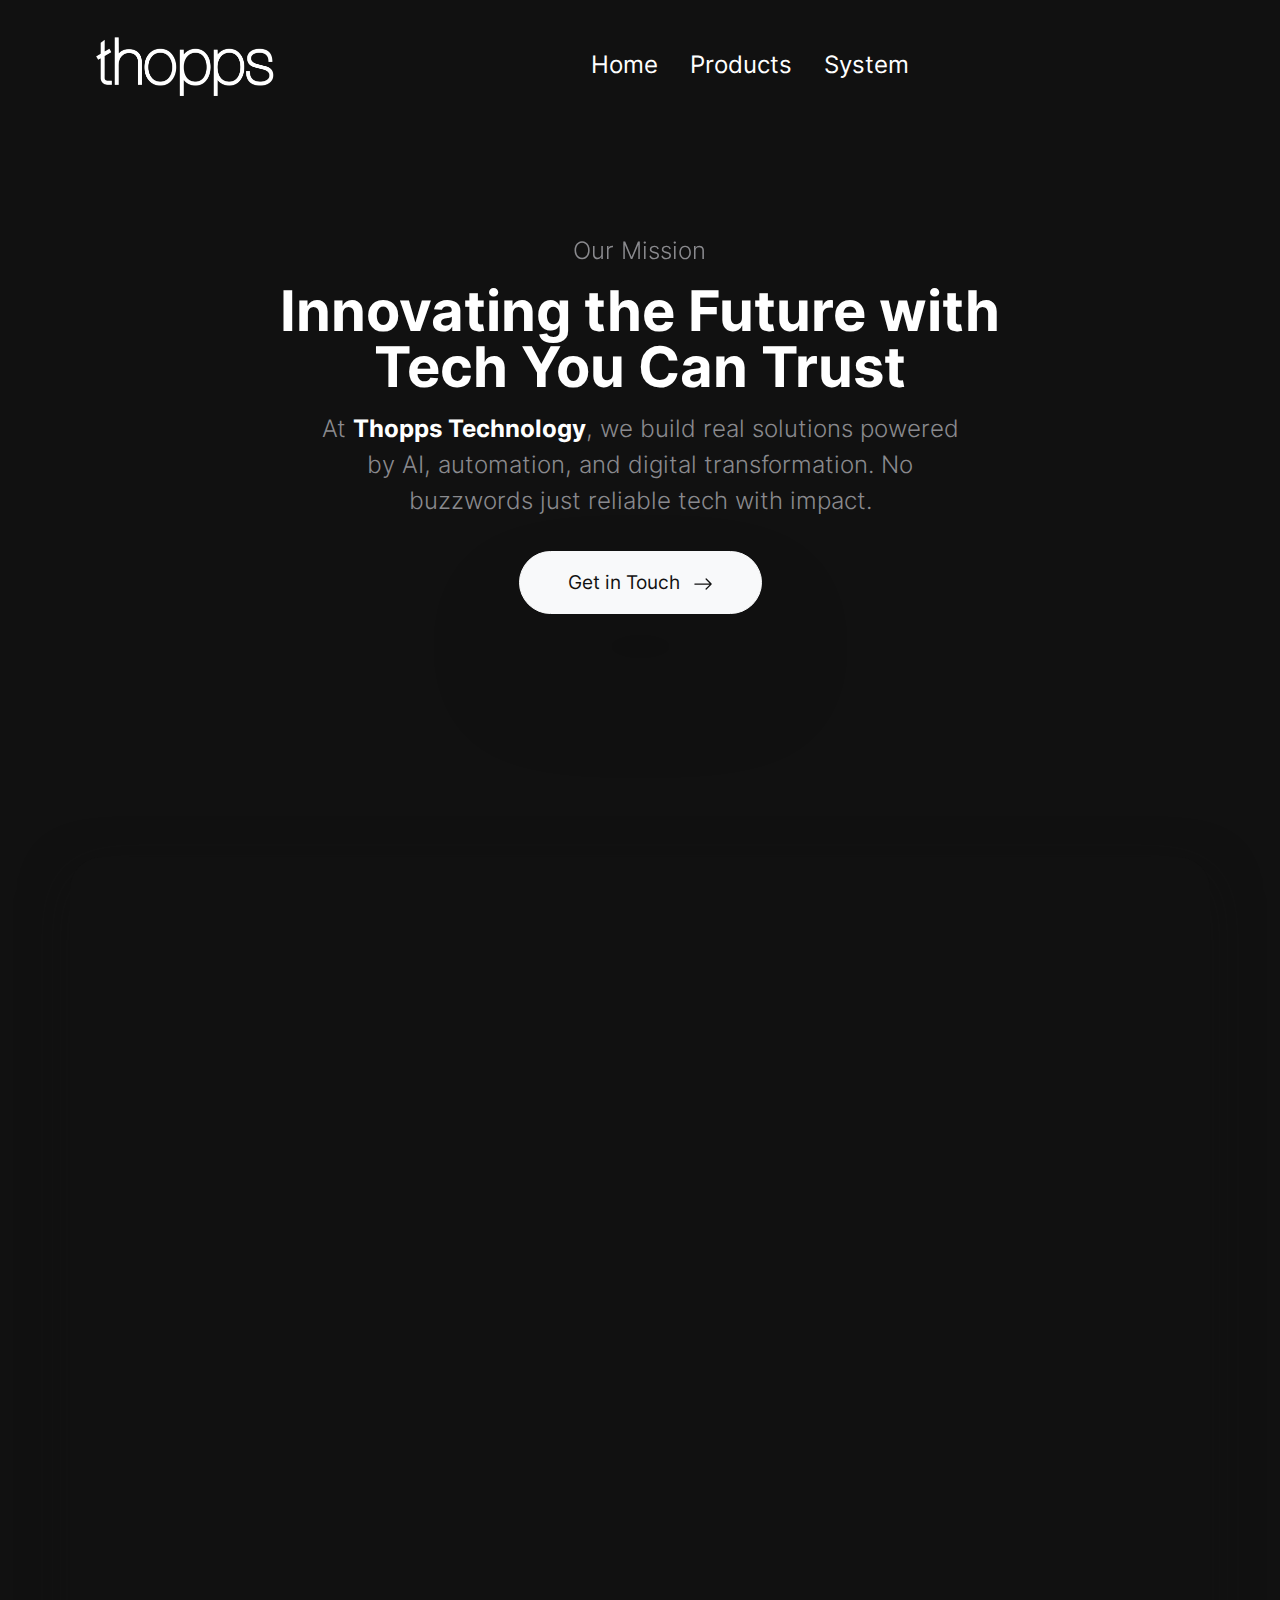
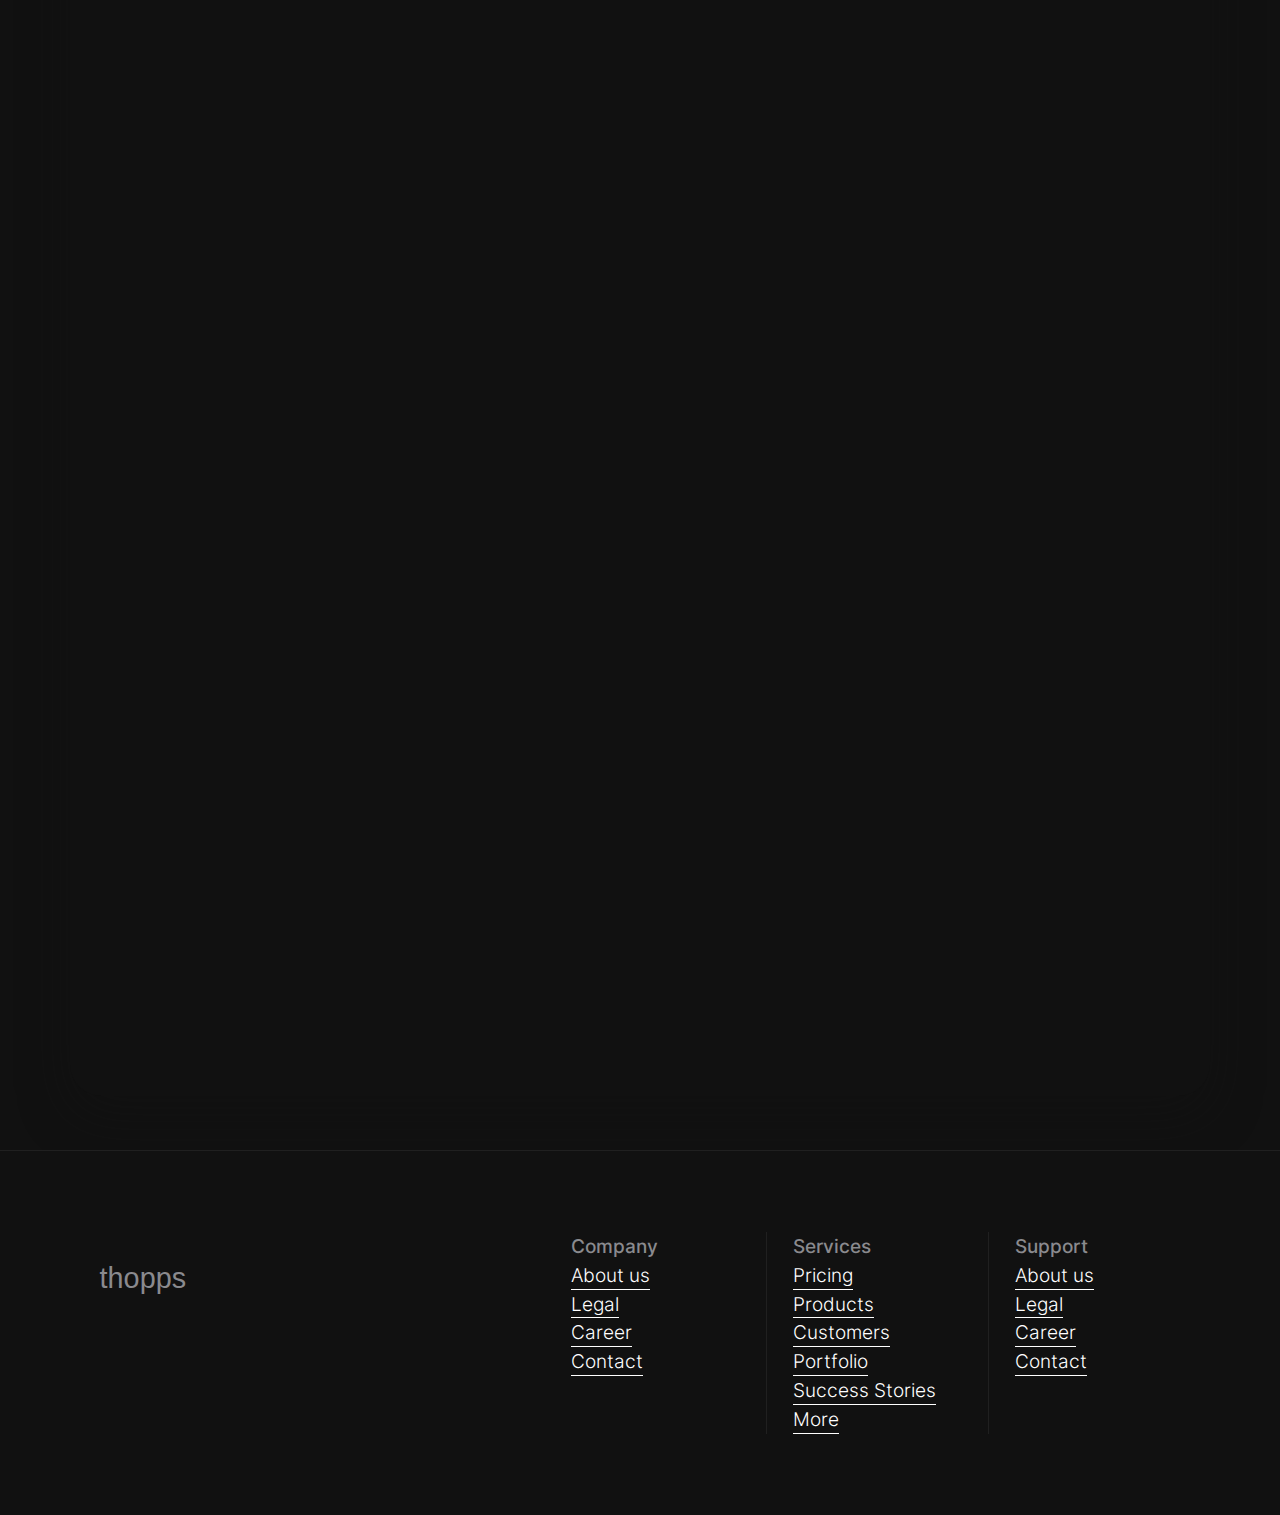
<file: index.html>
<!doctype html>
<html class="h-100" lang="en">

<head>
  <meta charset="utf-8">
  <meta name="viewport" content="width=device-width,initial-scale=1,shrink-to-fit=no">
  <meta name="description" content="A well made and handcrafted Bootstrap 5 template">
  <link rel="apple-touch-icon" sizes="180x180" href="img/apple-touch-icon.png">
  <link rel="icon" type="image/png" sizes="32x32" href="img/favicon-32x32.png">
  <link rel="icon" type="image/png" sizes="16x16" href="img/favicon-16x16.png">
  <link rel="icon" type="image/png" sizes="96x96" href="img/favicon.png">
  <meta name="author" content="Holger Koenemann">
  <meta name="generator" content="Eleventy v2.0.0">
  <meta name="HandheldFriendly" content="true">
  <title>Thopps</title>
  <link href="https://cdn.jsdelivr.net/npm/aos@2.3.4/dist/aos.css" rel="stylesheet">
  <link rel="stylesheet" href="css/theme.min.css">
  <link href="https://cdn.jsdelivr.net/npm/aos@2.3.4/dist/aos.css" rel="stylesheet" />

  <style>
   

    /* inter-300 - latin */
    @font-face {
      font-family: 'Inter';
      font-style: normal;
      font-weight: 300;
      font-display: swap;
      src: local(''),
        url('fonts/inter-v12-latin-300.woff2') format('woff2'),
        /* Chrome 26+, Opera 23+, Firefox 39+ */
        url('fonts/inter-v12-latin-300.woff') format('woff');
      /* Chrome 6+, Firefox 3.6+, IE 9+, Safari 5.1+ */
    }

    /* inter-400 - latin */
    @font-face {
      font-family: 'Inter';
      font-style: normal;
      font-weight: 400;
      font-display: swap;
      src: local(''),
        url('fonts/inter-v12-latin-regular.woff2') format('woff2'),
        /* Chrome 26+, Opera 23+, Firefox 39+ */
        url('fonts/inter-v12-latin-regular.woff') format('woff');
      /* Chrome 6+, Firefox 3.6+, IE 9+, Safari 5.1+ */
    }

    @font-face {
      font-family: 'Inter';
      font-style: normal;
      font-weight: 500;
      font-display: swap;
      src: local(''),
        url('fonts/inter-v12-latin-500.woff2') format('woff2'),
        /* Chrome 26+, Opera 23+, Firefox 39+ */
        url('fonts/inter-v12-latin-500.woff') format('woff');
      /* Chrome 6+, Firefox 3.6+, IE 9+, Safari 5.1+ */
    }

    @font-face {
      font-family: 'Inter';
      font-style: normal;
      font-weight: 700;
      font-display: swap;
      src: local(''),
        url('fonts/inter-v12-latin-700.woff2') format('woff2'),
        /* Chrome 26+, Opera 23+, Firefox 39+ */
        url('fonts/inter-v12-latin-700.woff') format('woff');
      /* Chrome 6+, Firefox 3.6+, IE 9+, Safari 5.1+ */
    }

    @import url('https://fonts.googleapis.com/css2?family=Hanken+Grotesk:ital,wght@0,100..900;1,100..900&family=Inter:ital,opsz,wght@0,14..32,100..900;1,14..32,100..900&display=swap');

    .brand-text {

      font-family: 'Hanken Grotesk', sans-serif;
      font-weight: 300;
      /* Light weight */
      letter-spacing: 0.px;
    }
    
  </style>
  <style>
  .text-tech-glow {
    background: linear-gradient(90deg, #00eaff, #8a2be2);
    -webkit-background-clip: text;
    background-clip: text;
    -webkit-text-fill-color: transparent;
    font-weight: 600;
  }

  .bg-tech-glow {
    background: linear-gradient(180deg, rgba(0, 0, 0, 0) 0%, #0f0f0f 100%);
  }

  .scale-on-hover {
    transition: transform 0.4s ease;
  }

  .scale-on-hover:hover {
    transform: scale(1.03);
  }
</style>



</head>

<body class="bg-black text-white mt-0" data-bs-spy="scroll" data-bs-target="#navScroll">

  <nav id="navScroll" class="navbar navbar-dark bg-black fixed-top px-vw-5" tabindex="0">
    <div class="container">
      <a class="navbar-brand pe-md-4 fs-4 col-12 col-md-auto text-center" href="index.html">
        <img src="logo.png" alt="Logo" style="max-height: 60px; width: auto;" />
      </a>

      <ul class="navbar-nav mx-auto mb-2 mb-lg-0 list-group list-group-horizontal">
        <li class="nav-item">
          <a class="nav-link fs-5" href="index.html" aria-label="Homepage">
            Home
          </a>
        </li>
        <li class="nav-item">
          <a class="nav-link fs-5" href="content.html" aria-label="A sample content page">
            Products
          </a>
        </li>
        <li class="nav-item">
          <a class="nav-link fs-5" href="system.html" aria-label="A system message page">
            System
          </a>
        </li>
      </ul>
    </div>
  </nav>



<main>
  <div class="w-100 overflow-hidden position-relative bg-black text-white" data-aos="fade-up">
    <div class="position-absolute w-100 h-100 bg-black opacity-75 top-0 start-0"></div>
    <div class="container py-vh-4 position-relative mt-5 px-vw-5 text-center">
      <div class="row d-flex align-items-center justify-content-center py-vh-5">
        <div class="col-12 col-xl-10" data-aos="zoom-in" data-aos-delay="200">
          <span class="h5 text-secondary fw-lighter" data-aos="fade-down" data-aos-delay="300">Our Mission</span>
          <h1 class="display-4 fw-bold mt-3 mb-3 lh-1" data-aos="fade-up" data-aos-delay="500">
            Innovating the Future with Tech You Can Trust
          </h1>
        </div>
        <div class="col-12 col-xl-8" data-aos="fade-up" data-aos-delay="700">
          <p class="lead text-secondary fs-5">
            At <span class="fw-semibold text-white">Thopps Technology</span>, we build real solutions powered by AI, automation,
            and digital transformation. No buzzwords just reliable tech with impact.
          </p>
        </div>
        <div class="col-12 text-center" data-aos="fade-up" data-aos-delay="900">
          <a href="#contact" class="btn btn-xl btn-light px-5 py-3 mt-3 shadow-lg">
            Get in Touch
            <svg xmlns="http://www.w3.org/2000/svg" width="20" height="20" fill="currentColor"
              class="bi bi-arrow-right ms-2" viewBox="0 0 16 16">
              <path fill-rule="evenodd"
                d="M1 8a.5.5 0 0 1 .5-.5h11.793l-3.147-3.146a.5.5 0 0 1 .708-.708l4 4a.5.5 0 0 1 0 .708l-4 4a.5.5 0 0 1-.708-.708L13.293 8.5H1.5A.5.5 0 0 1 1 8z" />
            </svg>
          </a>
        </div>
      </div>
    </div>
  </div>


<div class="bg-black py-vh-3">
  <div class="container bg-black px-vw-5 py-vh-3 rounded-5 shadow">

    <div class="row gx-5">
      <!-- Left Column -->
      <div class="col-12 col-md-6">

        <div class="card bg-transparent mb-5" data-aos="zoom-in-up">
          <div class="bg-dark shadow rounded-5 p-0 overflow-hidden">
            <img src="./24070840_bwink_edu_05_single_11.jpg" alt="Thopps Dev House"
              width="582" height="327"
              class="img-fluid rounded-5 no-bottom-radius" loading="lazy" />
            <div class="p-5">
              <h2 class="fw-lighter text-white">Thopps Dev House</h2>
              <p class="pb-4 text-secondary small">To build technologies, nurture ventures &amp; create impact.</p>
              <p class="pb-4 text-secondary small fst-italic mt-3">Our studio for building technologies and launching ventures.</p>
              <a href="#" class="link-fancy link-fancy-light">Read more</a>
            </div>
          </div>
        </div>

        <div class="card bg-transparent" data-aos="zoom-in-up" data-aos-delay="100">
          <div class="bg-dark shadow rounded-5 p-0 overflow-hidden">
            <img src="./24070804_bwink_edu_01_single_02.jpg" alt="Thopps Varsity"
              width="582" height="327"
              class="img-fluid rounded-5 no-bottom-radius" loading="lazy" />
            <div class="p-5">
              <h2 class="fw-lighter text-white">Thopps Varsity</h2>
              <p class="pb-4 text-secondary small">To empower people, inspire the next &amp; create impact.</p>
              <p class="pb-4 text-secondary small fst-italic mt-3">A learning and innovation hub to empower the next generation of tech talent.</p>
              <a href="#" class="link-fancy link-fancy-light">Read more</a>
            </div>
          </div>
        </div>

      </div>

      <!-- Right Column -->
      <div class="col-12 col-md-6">

        <div class="p-5 pt-0 mt-5" data-aos="fade" data-aos-delay="200">
          <span class="h5 text-secondary fw-lighter">Living Our Mission</span>
          <h2 class="display-4 fw-lighter text-white mt-2">Our mission is not just words it's embedded in everything we do.</h2>
          <p class="pb-4 text-secondary fs-6">Here's how we're putting it into action:</p>
        </div>

        <div class="card bg-transparent mb-5 mt-5" data-aos="zoom-in-up" data-aos-delay="300">
          <div class="bg-dark shadow rounded-5 p-0 overflow-hidden">
            <img src="./24070814_bwink_edu_01_single_12.jpg" alt="Techspire Innovations"
              width="582" height="327"
              class="img-fluid rounded-5 no-bottom-radius" loading="lazy" />
            <div class="p-5">
              <h2 class="fw-lighter text-white">Techspire Innovations</h2>
              <p class="pb-4 text-secondary small">To nurture ventures, solve problems &amp; create impact.</p>
              <p class="pb-4 text-secondary small fst-italic mt-3">A spin-off delivering off-the-shelf solutions for targeted markets.</p>
              <a href="#" class="link-fancy link-fancy-light">Read more</a>
            </div>
          </div>
        </div>

      </div>
    </div>

  </div>
</div>




</main>


  <footer class="bg-black border-top border-dark">
    <div class="container py-vh-4 text-secondary fw-lighter">
      <div class="row">
        <div class="col-12 col-lg-5 py-4 text-center text-lg-start">
          <a class="navbar-brand pe-md-4 fs-4 col-12 col-md-auto text-center" href="index.html">
            <span class="brand-text ms-md-1 mt-1 fw-bolder me-md-5">thopps</span>
          </a>

        </div>
        <div class="col border-end border-dark">
          <span class="h6">Company</span>
          <ul class="nav flex-column">
            <li class="nav-item">
              <a href="#" class="link-fancy link-fancy-light">About us</a>
            </li>
            <li class="nav-item">
              <a href="#" class="link-fancy link-fancy-light">Legal</a>
            </li>

            <li class="nav-item">
              <a href="#" class="link-fancy link-fancy-light">Career</a>
            </li>
            <li class="nav-item">
              <a href="#" class="link-fancy link-fancy-light">Contact</a>
            </li>
          </ul>
        </div>
        <div class="col border-end border-dark">
          <span class="h6">Services</span>
          <ul class="nav flex-column">
            <li class="nav-item">
              <a href="#" class="link-fancy link-fancy-light">Pricing</a>
            </li>
            <li class="nav-item">
              <a href="#" class="link-fancy link-fancy-light">Products</a>
            </li>

            <li class="nav-item">
              <a href="#" class="link-fancy link-fancy-light">Customers</a>
            </li>
            <li class="nav-item">
              <a href="#" class="link-fancy link-fancy-light">Portfolio</a>
            </li>
            <li class="nav-item">
              <a href="#" class="link-fancy link-fancy-light">Success Stories</a>
            </li>
            <li class="nav-item">
              <a href="#" class="link-fancy link-fancy-light">More</a>
            </li>
          </ul>
        </div>
        <div class="col">
          <span class="h6">Support</span>
          <ul class="nav flex-column">
            <li class="nav-item">
              <a href="#" class="link-fancy link-fancy-light">About us</a>
            </li>
            <li class="nav-item">
              <a href="#" class="link-fancy link-fancy-light">Legal</a>
            </li>

            <li class="nav-item">
              <a href="#" class="link-fancy link-fancy-light">Career</a>
            </li>
            <li class="nav-item">
              <a href="#" class="link-fancy link-fancy-light">Contact</a>
            </li>
          </ul>
        </div>
      </div>
    </div>
  </footer>








  <script src="js/bootstrap.bundle.min.js"></script>
  <script src="js/aos.js"></script>
  <script>
    AOS.init({
      duration: 800, // values from 0 to 3000, with step 50ms
    });
  </script>
  <script>
    let scrollpos = window.scrollY;
    const header = document.querySelector(".navbar");
    const header_height = header.offsetHeight;

    const add_class_on_scroll = () => header.classList.add("scrolled", "shadow-sm");
    const remove_class_on_scroll = () => header.classList.remove("scrolled", "shadow-sm");

    window.addEventListener('scroll', function () {
      scrollpos = window.scrollY;

      if (scrollpos >= header_height) { add_class_on_scroll(); }
      else { remove_class_on_scroll(); }

      console.log(scrollpos);
    })
  </script>
  <script src="https://cdn.jsdelivr.net/npm/aos@2.3.4/dist/aos.js"></script>
<script>
  AOS.init();
</script>
<script src="https://cdn.jsdelivr.net/npm/aos@2.3.4/dist/aos.js"></script>
<script>
  AOS.init({
    duration: 1000,
    once: true,
    offset: 120
  });
</script>
<script>


</script>

</body>

</html>
</file>
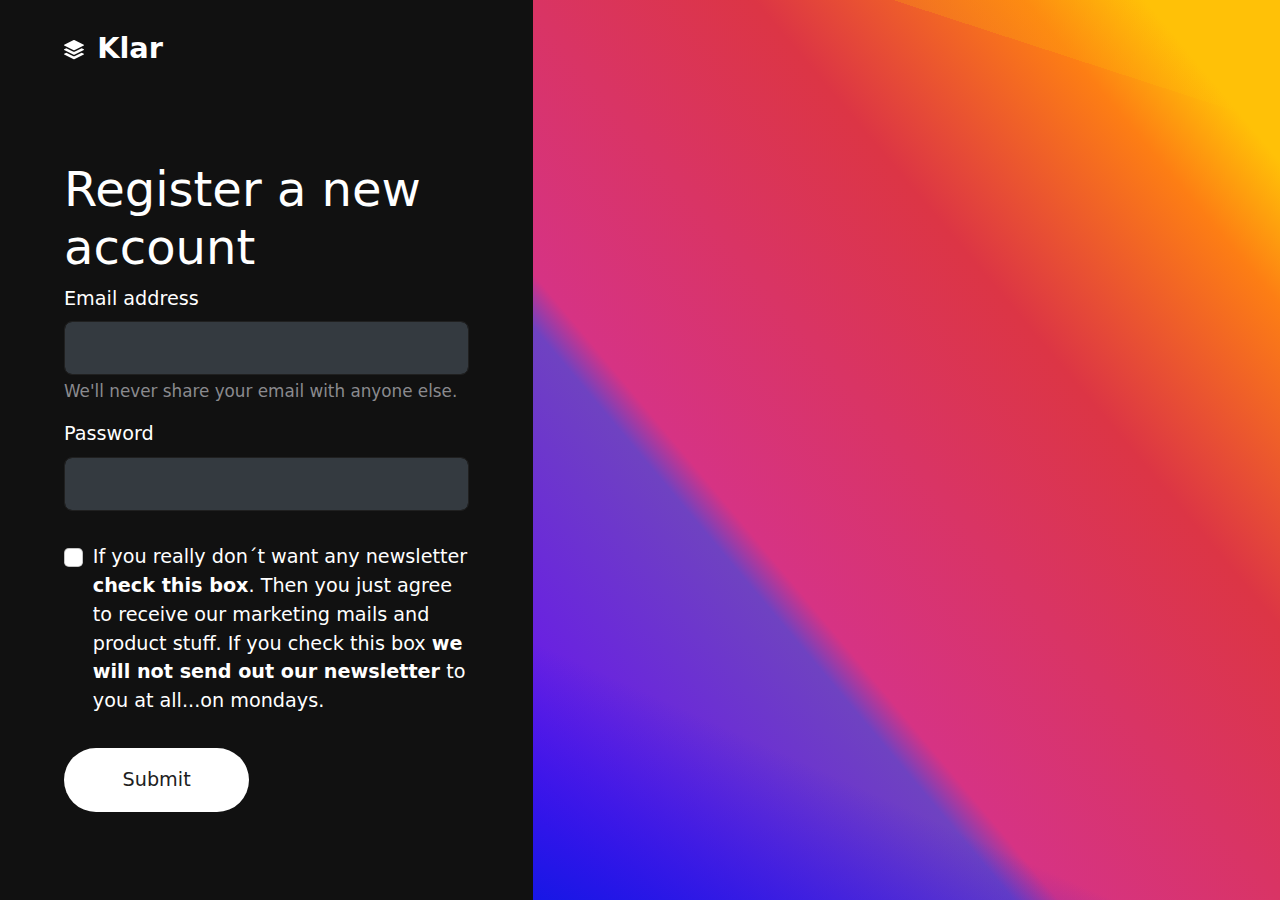
<file: system.html>
<!doctype html>
<html class="h-100" lang="en">

  <head>
      <meta charset="utf-8">
  <meta name="viewport" content="width=device-width,initial-scale=1,shrink-to-fit=no">
  <meta name="description" content="A well made and handcrafted Bootstrap 5 template">
  <link rel="apple-touch-icon" sizes="180x180" href="img/apple-touch-icon.png">
  <link rel="icon" type="image/png" sizes="32x32" href="img/favicon-32x32.png">
  <link rel="icon" type="image/png" sizes="16x16" href="img/favicon-16x16.png">
  <link rel="icon" type="image/png" sizes="96x96" href="img/favicon.png">
  <meta name="author" content="Holger Koenemann">
  <meta name="generator" content="Eleventy v2.0.0">
  <meta name="HandheldFriendly" content="true">
  <title>Register a new account</title>
  <link rel="stylesheet" href="css/theme.min.css">


  </head>

  <body class="d-flex h-100 w-100 bg-black text-white" data-bs-spy="scroll" data-bs-target="#navScroll">

    <div class="h-100 container-fluid">
      <div class="h-100 row d-flex align-items-stretch">
        
          <div class="col-12 col-md-7 col-lg-6 col-xl-5 d-flex align-items-start flex-column px-vw-5">
          
            <header class="mb-auto py-vh-2 col-12">
              <a class="navbar-brand pe-md-4 fs-4 col-12 col-md-auto text-center" href="index.html">
  <svg xmlns="http://www.w3.org/2000/svg" width="20" height="20" fill="currentColor" class="bi bi-stack" viewBox="0 0 16 16">
    <path d="m14.12 10.163 1.715.858c.22.11.22.424 0 .534L8.267 15.34a.598.598 0 0 1-.534 0L.165 11.555a.299.299 0 0 1 0-.534l1.716-.858 5.317 2.659c.505.252 1.1.252 1.604 0l5.317-2.66zM7.733.063a.598.598 0 0 1 .534 0l7.568 3.784a.3.3 0 0 1 0 .535L8.267 8.165a.598.598 0 0 1-.534 0L.165 4.382a.299.299 0 0 1 0-.535L7.733.063z"/>
    <path d="m14.12 6.576 1.715.858c.22.11.22.424 0 .534l-7.568 3.784a.598.598 0 0 1-.534 0L.165 7.968a.299.299 0 0 1 0-.534l1.716-.858 5.317 2.659c.505.252 1.1.252 1.604 0l5.317-2.659z"/>
  </svg>
  <span class="ms-md-1 mt-1 fw-bolder me-md-5">Klar</span>
</a>

            </header>
            <main class="mb-auto col-12">
              <h1>Register a new account</h1>
              
<form class="row">
  <div class="col-12">
  <div class="mb-3">
    <label for="exampleInputEmail1" class="form-label">Email address</label>
    <input type="email" class="form-control form-control-lg bg-gray-800 border-dark" id="exampleInputEmail1" aria-describedby="emailHelp">
    <div id="emailHelp" class="form-text">We'll never share your email with anyone else.</div>
  </div>
  <div class="mb-3">
    <label for="exampleInputPassword1" class="form-label">Password</label>
    <input type="password" class="form-control form-control-lg bg-gray-800 border-dark" id="exampleInputPassword1">
  </div>
  <div class="mb-3 form-check py-3">
    <input type="checkbox" class="form-check-input" id="exampleCheck1">
    <label class="form-check-label" for="exampleCheck1">If you really don´t want any newsletter <strong>check this box</strong>. Then you just agree to receive our marketing mails and product stuff. If you check this box <strong>we will not send out our newsletter</strong> to you at all...on mondays.</label>
  </div>
  <button type="submit" class="btn btn-white btn-xl mb-4">Submit</button>
</div>
</form>

            </main>
          </div>
          
            <div class="col-12 col-md-5 col-lg-6 col-xl-7 gradient"></div>
          
        </div>

      </div></body>
    </html>
</file>
